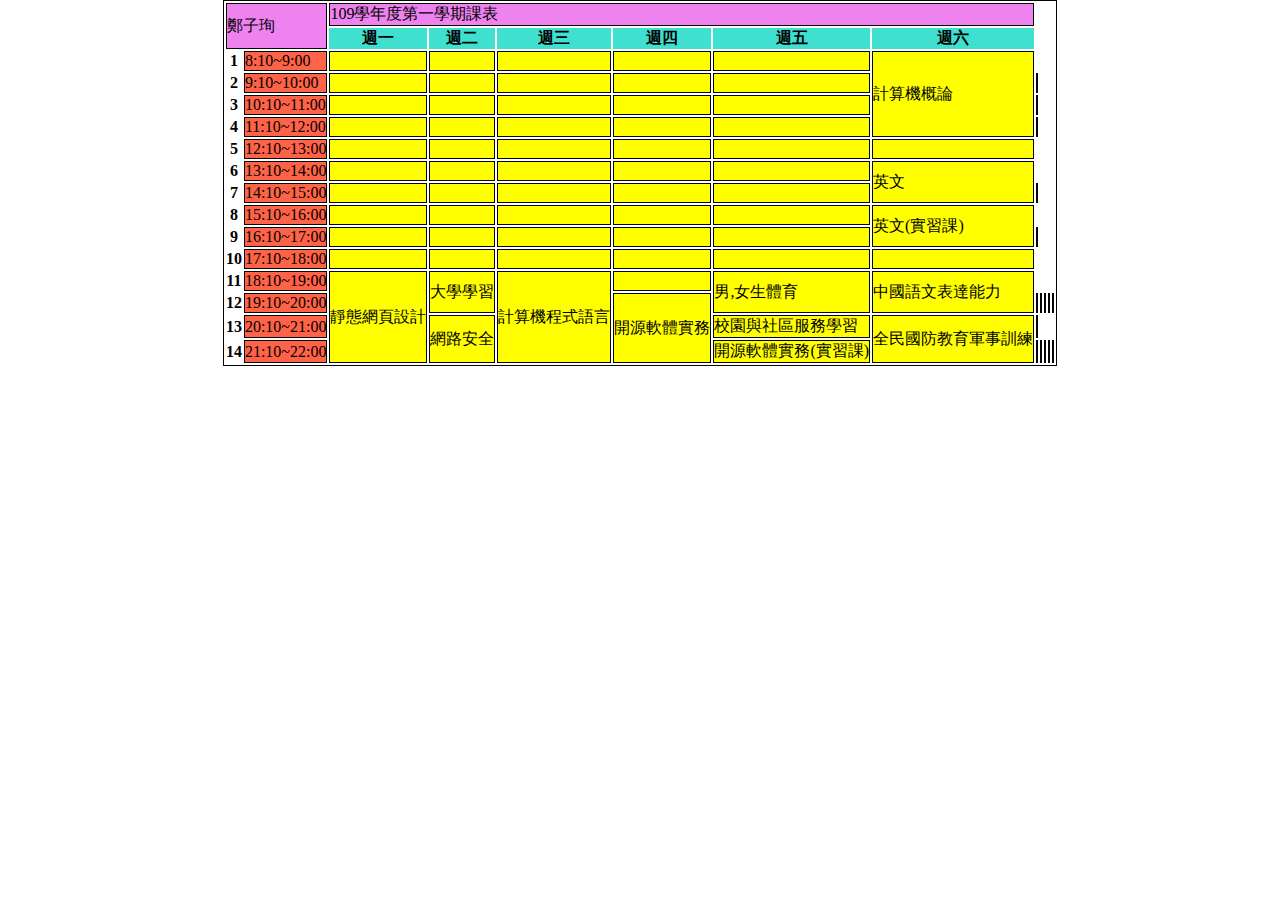
<file: project/myclass/myclass.html>
<!DOCTYPE html>
<html lang="en">
<head>
    <meta charset="UTF-8">
    <meta name="viewport" content="width=device-width, initial-scale=1.0">
    <link rel="stylesheet" href="myclass.css">
    <title>Document</title>
</head>
<body>
   <table>
       <tr class="name">
           <td rowspan="2" colspan="2">鄭子珣</td>
           <td colspan="6">109學年度第一學期課表</td>
       </tr>
    <tr class="week">
       <th>週一</th>
       <th>週二</th>
       <th>週三</th> 
       <th>週四</th>
       <th>週五</th>
       <th>週六</th>
    </tr>
    <tr class="1">
        <th>1</th>
        <td class="time">8:10~9:00</td>
        <td class="color"></td>
        <td class="color"></td>
        <td class="color"></td>
        <td class="color"></td>
        <td class="color"></td>
        <td class="color" rowspan="4">計算機概論</td>
    </tr>
    <tr class="2">
        <th>2</th>
        <td class="time">9:10~10:00</td>
        <td class="color"></td>
        <td class="color"></td>
        <td class="color"></td>
        <td class="color"></td>
        <td class="color"></td>
        <td class="color"></td>
    </tr>
    <tr class="3">
        <th>3</th>
        <td class="time">10:10~11:00</td>
        <td class="color"></td>
        <td class="color"></td>
        <td class="color"></td>
        <td class="color"></td>
        <td class="color"></td>
        <td class="color"></td>
    </tr>
    <tr class="4">
        <th>4</th>
        <td class="time">11:10~12:00</td>
        <td class="color"></td>
        <td class="color"></td>
        <td class="color"></td>
        <td class="color"></td>
        <td class="color"></td>
        <td class="color"></td>
    </tr>
    <tr class="5">
        <th>5</th>
        <td class="time">12:10~13:00</td>
        <td class="color"></td>
        <td class="color"></td>
        <td class="color"></td>
        <td class="color"></td>
        <td class="color"></td>
        <td class="color"></td>
    </tr>
    <tr class="6">
        <th>6</th>
        <td class="time">13:10~14:00</td>
        <td class="color"></td>
        <td class="color"></td>
        <td class="color"></td>
        <td class="color"></td>
        <td class="color"></td>
        <td class="color" rowspan="2">英文</td>
    </tr>
    <tr class="7">
        <th>7</th>
        <td class="time">14:10~15:00</td>
        <td class="color"></td>
        <td class="color"></td>
        <td class="color"></td>
        <td class="color"></td>
        <td class="color"></td>
        <td class="color"></td>
    </tr>
    <tr class="8">
        <th>8</th>
        <td class="time">15:10~16:00</td>
        <td class="color"></td>
        <td class="color"></td>
        <td class="color"></td>
        <td class="color"></td>
        <td class="color"></td>
        <td class="color" rowspan="2">英文(實習課)</td>
    </tr>
    <tr class="9">
        <th>9</th>
        <td class="time">16:10~17:00</td>
        <td class="color"></td>
        <td class="color"></td>
        <td class="color"></td>
        <td class="color"></td>
        <td class="color"></td>
        <td class="color"></td>
    </tr>
    <tr class="10">
        <th>10</th>
        <td class="time">17:10~18:00</td>
        <td class="color"></td>
        <td class="color"></td>
        <td class="color"></td>
        <td class="color"></td>
        <td class="color"></td>
        <td class="color"></td>
    </tr>
    <tr class="11">
        <th>11</th>
        <td class="time">18:10~19:00</td>
        <td class="color" rowspan="4">靜態網頁設計</td>
        <td class="color" rowspan="2">大學學習</td>
        <td class="color" rowspan="4">計算機程式語言</td>
        <td class="color"></td>
        <td class="color" rowspan="2">男,女生體育</td>
        <td class="color" rowspan="2">中國語文表達能力</td>

    </tr>
    <tr class="12">
        <th>12</th>
        <td class="time">19:10~20:00</td>
        <td class="color" rowspan="3">開源軟體實務</td>
        <td class="color"></td>
        <td class="color"></td>
        <td class="color"></td>
        <td class="color"></td>
        <td class="color"></td>
    </tr>
    <tr class="13">
        <th>13</th>
        <td class="time">20:10~21:00</td>
        <td class="color" rowspan="2">網路安全</td>
        <td class="color">校園與社區服務學習</td>
        <td class="color" rowspan="2">全民國防教育軍事訓練</td>
        <td class="color"></td>
       
    </tr>
    <tr class="14">
        <th>14</th>
        <td class="time">21:10~22:00</td>
        <td class="color">開源軟體實務(實習課)</td>
        <td class="color"></td>
        <td class="color"></td>
        <td class="color"></td>
        <td class="color"></td>
        <td class="color"></td>
    </tr>
   </table>
</body>
</html>
</file>
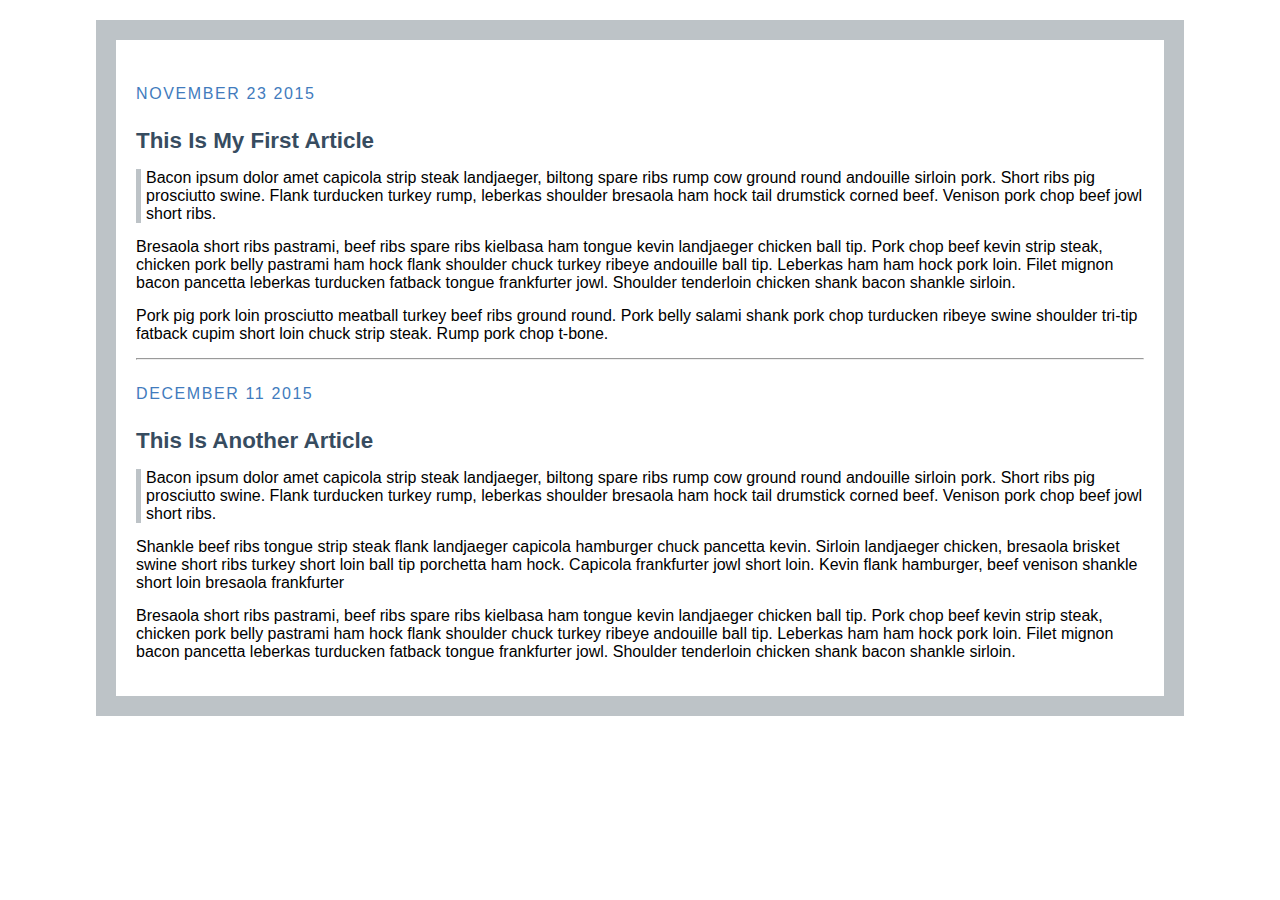
<file: project/week/w02-blog/blog.html>
<!DOCTYPE html>
<html>
  <head>
    <title>My Blog</title>
    <link rel="stylesheet" type="text/css" href="blog.css" />
  </head>
  <body>
    <link
      href="http://fonts.googleapis.com/css?family=Source+Sans+Pro:400,700,400italic|Source+Code+Pro:400,700"
      rel="stylesheet"
      type="text/css"
    />

    <div class="post">
      <div class="date">November 23 2015</div>
      <h2>This Is My First Article</h2>

      <p class="quote">
        Bacon ipsum dolor amet capicola strip steak landjaeger, biltong spare
        ribs rump cow ground round andouille sirloin pork. Short ribs pig
        prosciutto swine. Flank turducken turkey rump, leberkas shoulder
        bresaola ham hock tail drumstick corned beef. Venison pork chop beef
        jowl short ribs.
      </p>

      <p class="post-info">
        Bresaola short ribs pastrami, beef ribs spare ribs kielbasa ham tongue
        kevin landjaeger chicken ball tip. Pork chop beef kevin strip steak,
        chicken pork belly pastrami ham hock flank shoulder chuck turkey ribeye
        andouille ball tip. Leberkas ham ham hock pork loin. Filet mignon bacon
        pancetta leberkas turducken fatback tongue frankfurter jowl. Shoulder
        tenderloin chicken shank bacon shankle sirloin.
      </p>

      <p class="post-info">
        Pork pig pork loin prosciutto meatball turkey beef ribs ground round.
        Pork belly salami shank pork chop turducken ribeye swine shoulder
        tri-tip fatback cupim short loin chuck strip steak. Rump pork chop
        t-bone.
      </p>
    </div>

    <hr />

    <div class="post">
      <div class="date">December 11 2015</div>
      <h2>This Is Another Article</h2>

      <p class="quote">
        Bacon ipsum dolor amet capicola strip steak landjaeger, biltong spare
        ribs rump cow ground round andouille sirloin pork. Short ribs pig
        prosciutto swine. Flank turducken turkey rump, leberkas shoulder
        bresaola ham hock tail drumstick corned beef. Venison pork chop beef
        jowl short ribs.
      </p>

      <p class="post-info">
        Shankle beef ribs tongue strip steak flank landjaeger capicola hamburger
        chuck pancetta kevin. Sirloin landjaeger chicken, bresaola brisket swine
        short ribs turkey short loin ball tip porchetta ham hock. Capicola
        frankfurter jowl short loin. Kevin flank hamburger, beef venison shankle
        short loin bresaola frankfurter
      </p>

      <p class="post-info">
        Bresaola short ribs pastrami, beef ribs spare ribs kielbasa ham tongue
        kevin landjaeger chicken ball tip. Pork chop beef kevin strip steak,
        chicken pork belly pastrami ham hock flank shoulder chuck turkey ribeye
        andouille ball tip. Leberkas ham ham hock pork loin. Filet mignon bacon
        pancetta leberkas turducken fatback tongue frankfurter jowl. Shoulder
        tenderloin chicken shank bacon shankle sirloin.
      </p>
    </div>
  </body>
</html>
</file>
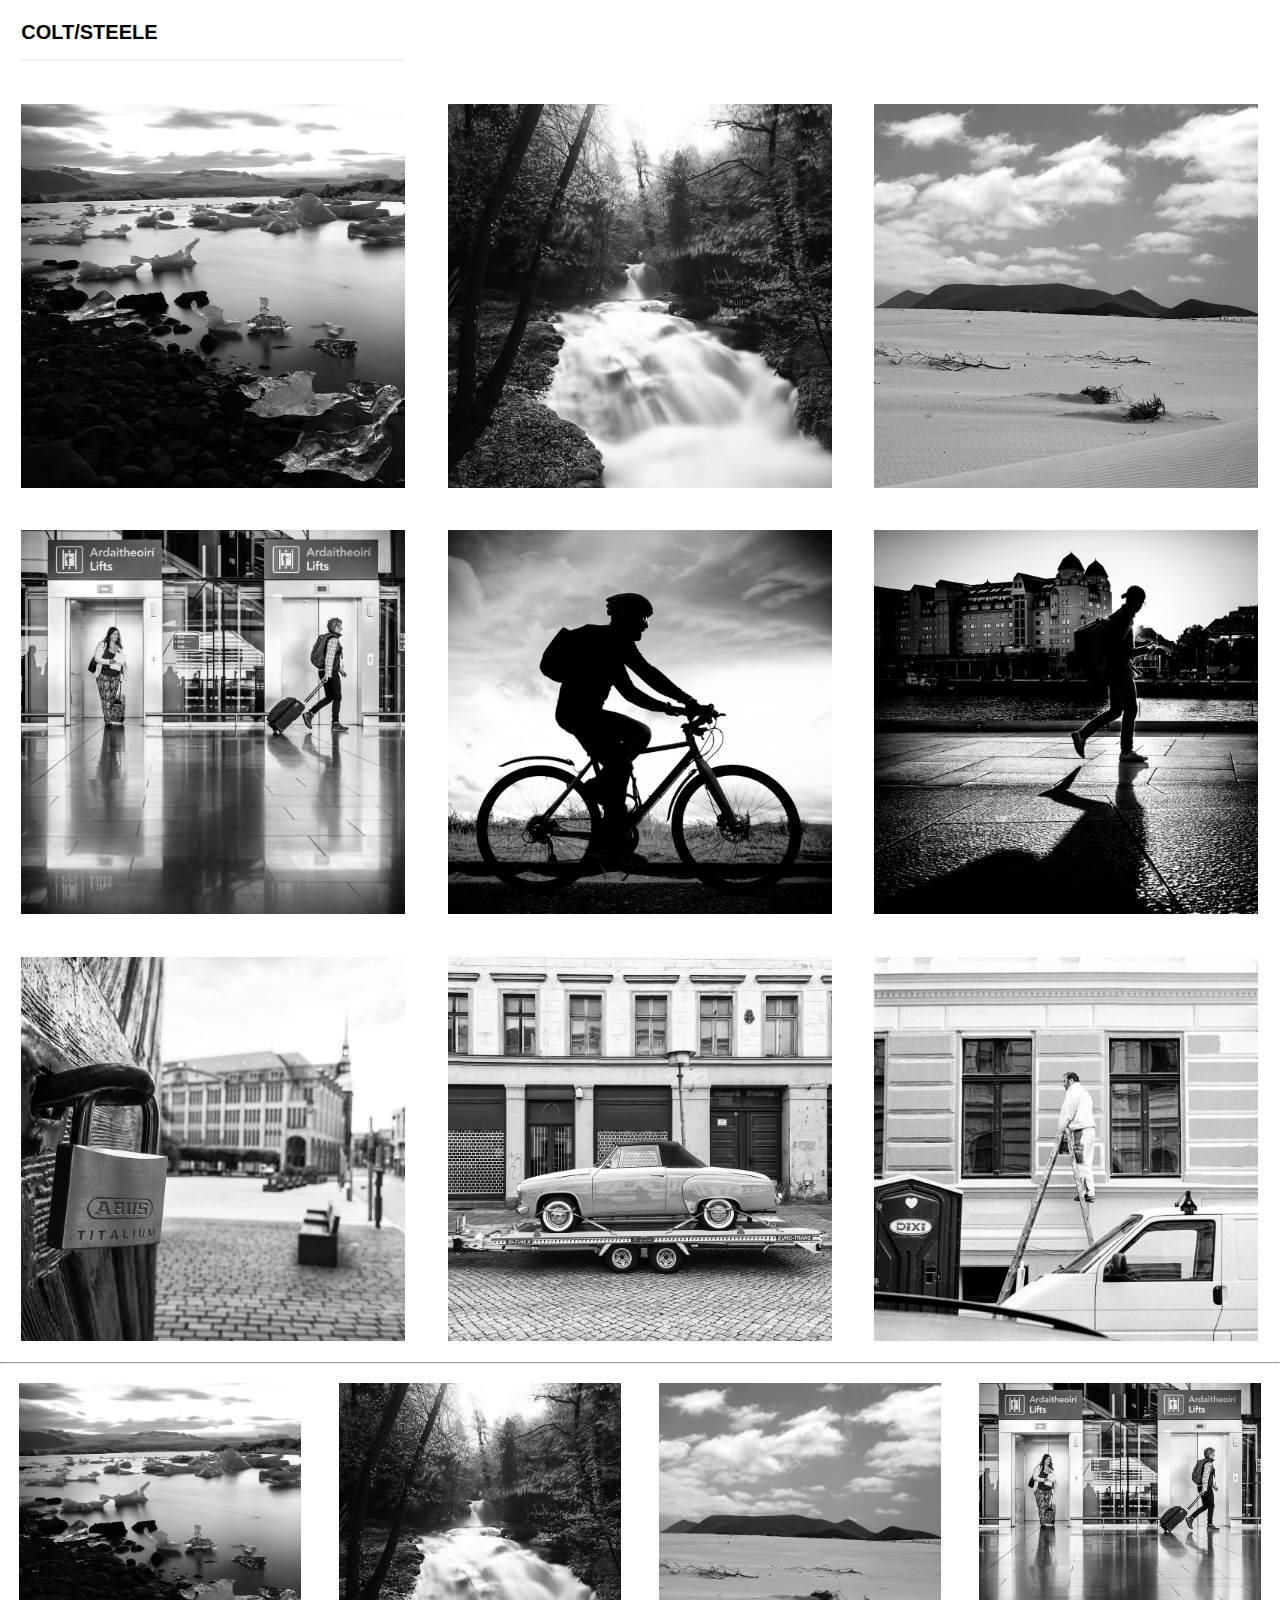
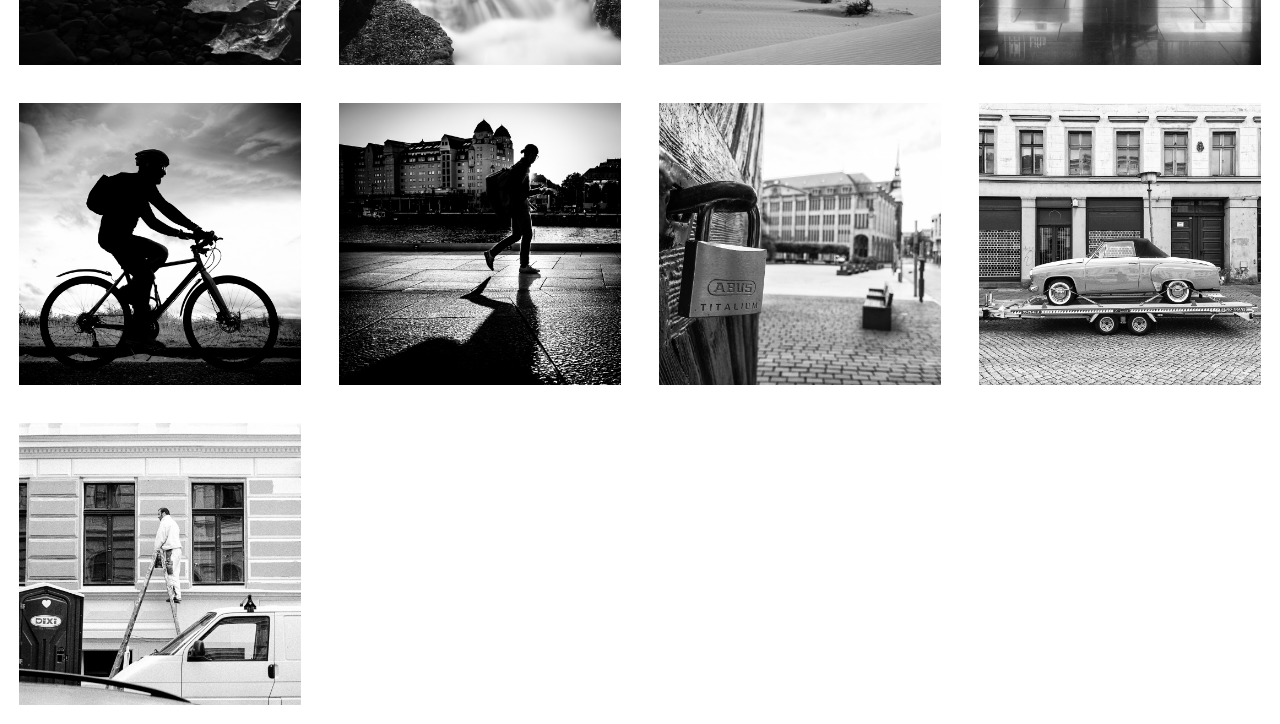
<file: project/week/w02-imgGallery/imgGallery.html>
<!DOCTYPE html>
<html lang="en">
  <head>
    <meta charset="UTF-8" />
    <meta name="viewport" content="width=device-width, initial-scale=1.0" />
    <title>Image Gallery</title>
    <link rel="stylesheet" href="./imgGallery.css" />
  </head>
  <body>
    <p>Colt/Steele</p>
    <div id="line3">
      <img src="./img/img1.jpg" alt="" />
      <img src="./img/img2.jpg" alt="" />
      <img src="./img/img3.jpg" alt="" />
      <img src="./img/img4.jpg" alt="" />
      <img src="./img/img5.jpg" alt="" />
      <img src="./img/img6.jpg" alt="" />
      <img src="./img/img7.jpg" alt="" />
      <img src="./img/img8.jpg" alt="" />
      <img src="./img/img9.jpg" alt="" />
    </div>
    <hr />
    <div id="line4">
      <img src="./img/img1.jpg" alt="" />
      <img src="./img/img2.jpg" alt="" />
      <img src="./img/img3.jpg" alt="" />
      <img src="./img/img4.jpg" alt="" />
      <img src="./img/img5.jpg" alt="" />
      <img src="./img/img6.jpg" alt="" />
      <img src="./img/img7.jpg" alt="" />
      <img src="./img/img8.jpg" alt="" />
      <img src="./img/img9.jpg" alt="" />
    </div>
  </body>
</html>
</file>
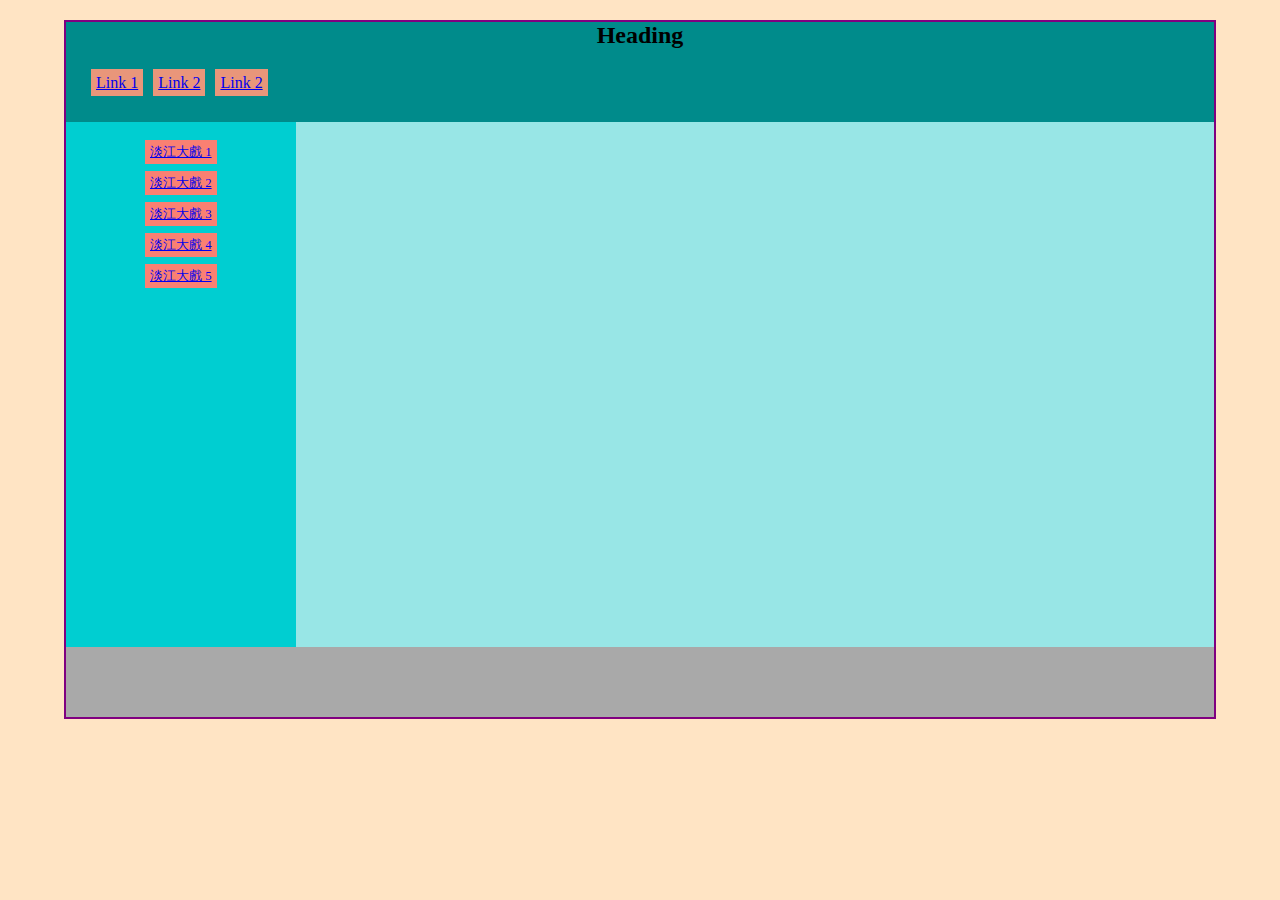
<file: project/week/w03-div-tku60/div_tku60.html>
<!DOCTYPE html>
<html lang="en">
  <head>
    <meta charset="UTF-8" />
    <meta name="viewport" content="width=device-width, initial-scale=1.0" />
    <title>Div Demo</title>
    <link rel="stylesheet" href="./div_tku60.css" />
  </head>
  <body>
    <div id="container">
      <div id="heading">
        <h2>Heading</h2>
        <ul>
          <li>
            <a href="#">Link 1</a>
          </li>
          <li>
            <a href="#">Link 2</a>
          </li>
          <li>
            <a href="#">Link 2</a>
          </li>
        </ul>
      </div>
      <div id="main">
        <aside>
          <ul>
            <li>
              <a href="#">淡江大戲 1</a>
            </li>
            <li>
              <a href="#">淡江大戲 2</a>
            </li>
            <li>
              <a href="#">淡江大戲 3</a>
            </li>
            <li>
              <a href="#">淡江大戲 4</a>
            </li>
            <li>
              <a href="#">淡江大戲 5</a>
            </li>
          </ul>
        </aside>
        <div id="section">
          <div class="video-responsive">
            <div id="player">
              <iframe
                width="560"
                height="315"
                src="https://www.youtube.com/embed/RechrtUxfQc"
                frameborder="0"
                allow="accelerometer; autoplay; clipboard-write; encrypted-media; gyroscope; picture-in-picture"
                allowfullscreen
              ></iframe>
            </div>
          </div>
        </div>
      </div>
      <div id="footer"></div>
    </div>
  </body>
</html>
</file>
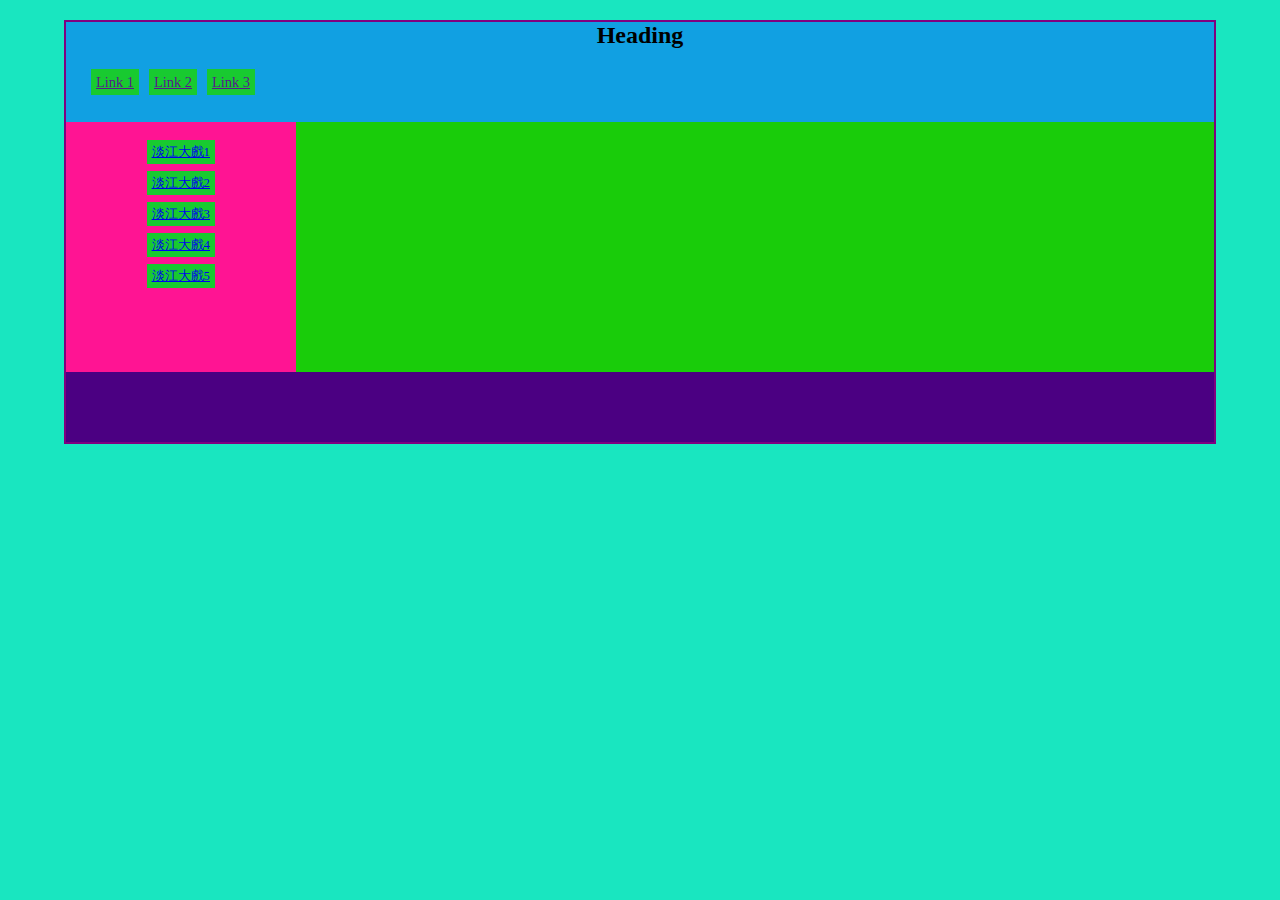
<file: project/week/w04/div2.html>
<!DOCTYPE html>
<html lang="en">
<head>
    <meta charset="UTF-8">
    <meta name="viewport" content="width=device-width, initial-scale=1.0">
    <title>Div Demo</title>
    <link rel="stylesheet" href="./div2.css">
</head>
<body>
    <div id="container">
     <div id="heading">
         <h2>Heading</h2>
         <ul>
             <li><a href="">Link 1</a></li>
             <li>
                 <a href="">Link 2</a>
             </li>
             <li>
                 <a href="">Link 3</a>
             </li>
         </ul>
     </div>
     <div id="main">
         <aside>
             <ul>
                 <li onclick="changeVideo(1)">
                     <a href="#">淡江大戲1</a>
                 </li>
                <li onclick="changeVideo(2)">
                    <a href="#">淡江大戲2</a>
                 </li>
                 <li onclick="changeVideo(3)">
                    <a href="#">淡江大戲3</a>
                 </li>
                 <li onclick="changeVideo(4)">
                    <a href="#">淡江大戲4</a>
                 </li>
                 <li onclick="changeVideo(5)">
                    <a href="#">淡江大戲5</a>
                 </li>
             </ul>
         </aside>
         <div id="section">
             <div class="video-responsive">
                 <div id="player">
                    <iframe width="560" 
                    height="315" 
                    src="https://www.youtube.com/embed/RechrtUxfQc" 
                    frameborder="0" 
                    allow="accelerometer; autoplay; clipboard-write; encrypted-media; gyroscope; picture-in-picture"
                     allowfullscreen></iframe>
                 </div>
             </div>            
         </div> 
        </div>
     <div id="footer"></div>
    </div>
    <script src="./div_tku.js"></script>
</body>
</html>
</file>
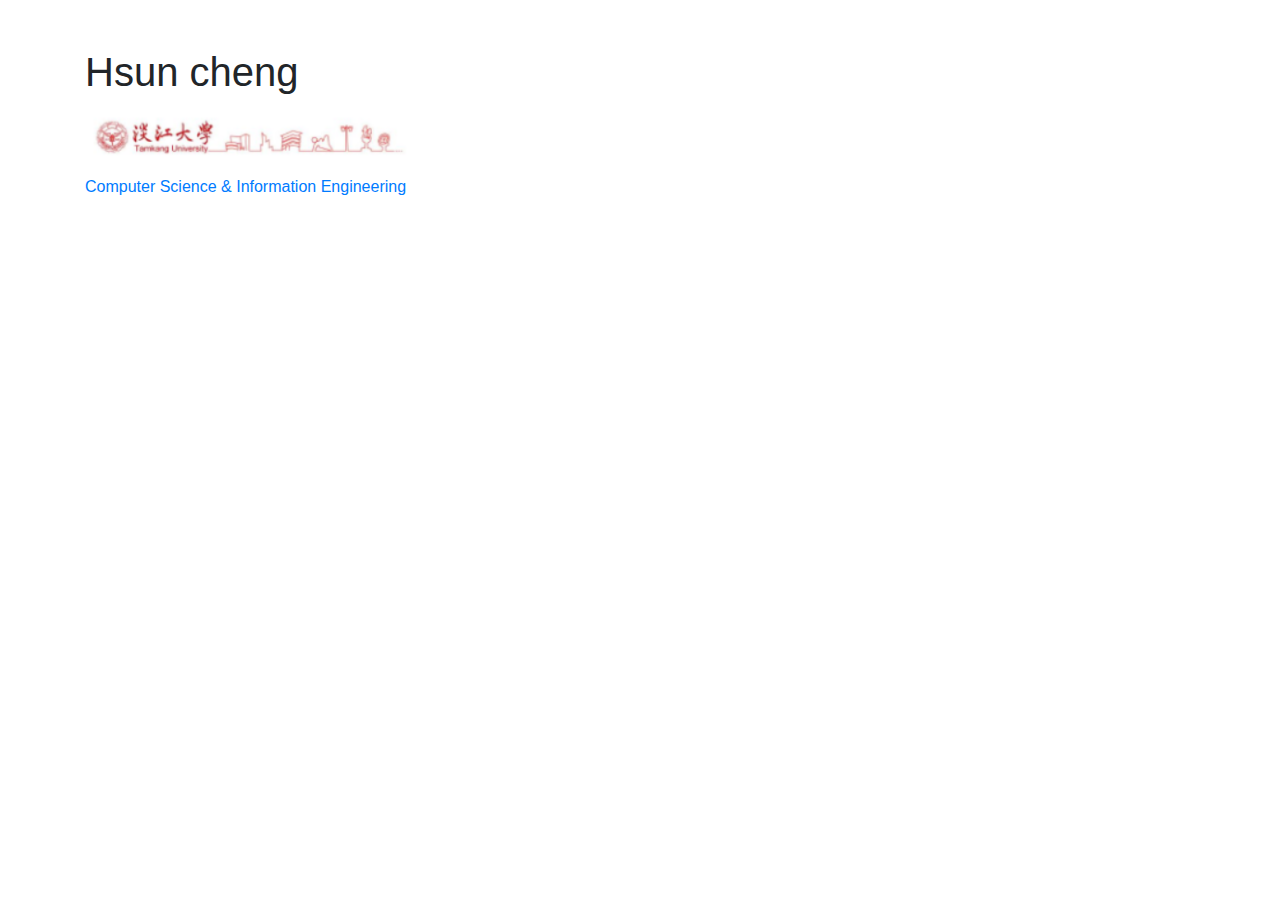
<file: project/week/w1/indexBS.html>
<!DOCTYPE html>
<html lang="en">
  <head>
    <meta charset="UTF-8" />
    <meta name="viewport" content="width=device-width, initial-scale=1.0" />
    <link rel="stylesheet" href="https://stackpath.bootstrapcdn.com/bootstrap/4.5.2/css/bootstrap.min.css" integrity="sha384-JcKb8q3iqJ61gNV9KGb8thSsNjpSL0n8PARn9HuZOnIxN0hoP+VmmDGMN5t9UJ0Z" crossorigin="anonymous">
    <title>Introduction</title>
    
  </head>
  <body>
    
    <div class="container">
      <div class="row mx-auto mt-5">
        <div class="col">
        </div>
      </div>
      <div>
        <h1>Hsun cheng</h1>
        <img src="./tku.PNG" width="350px" alt="" /><br />
        <a href="http://www.csie.tku.edu.tw/"
          >Computer Science & Information Engineering</a
        >
      </div>
    </div>
    <script src="https://code.jquery.com/jquery-3.5.1.slim.min.js" integrity="sha384-DfXdz2htPH0lsSSs5nCTpuj/zy4C+OGpamoFVy38MVBnE+IbbVYUew+OrCXaRkfj" crossorigin="anonymous"></script>
<script src="https://cdn.jsdelivr.net/npm/popper.js@1.16.1/dist/umd/popper.min.js" integrity="sha384-9/reFTGAW83EW2RDu2S0VKaIzap3H66lZH81PoYlFhbGU+6BZp6G7niu735Sk7lN" crossorigin="anonymous"></script>
<script src="https://stackpath.bootstrapcdn.com/bootstrap/4.5.2/js/bootstrap.min.js" integrity="sha384-B4gt1jrGC7Jh4AgTPSdUtOBvfO8shuf57BaghqFfPlYxofvL8/KUEfYiJOMMV+rV" crossorigin="anonymous"></script>
  </body>
</html>
</file>
<file: project/myclass/myclass.css>
*{
    padding: 0;
    margin: 0;
    box-sizing: border-box;
}

table {
    margin: auto;
    border:1px solid yellowgreen;
}

table ,tr,td{
    border:1px solid rgb(4, 5, 2);
}

.name
{
    background-color: violet;
}

.week{
    background-color: turquoise;
}

.time{
    background-color: tomato;
}
.color{
    background-color: yellow;
}
</file>
<file: project/week/w02-blog/blog.css>
* {
  padding: 0;
  margin: 0;
  box-sizing: border-box;
}

body {
  margin: 20px auto;
  padding: 20px;
  border: 20px solid #bdc3c7;
  width: 85%;
  font-family: Arial, Helvetica, sans-serif;
  font-size: 16px;
}

.date {
  text-transform: uppercase;
  letter-spacing: 0.1rem;
  color: #417bbd;
  padding: 25px 0;
}

h2 {
  font-size: 1.4rem;
  font-weight: bold;
  color: #374c60;
  padding-bottom: 15px;
}

.quote {
  border-left: 5px solid #bdc3c7;
  padding-left: 5px;
}

.post-info {
  margin-top: 15px;
}

.post {
  margin-bottom: 15px;
}
</file>
<file: project/week/w02-imgGallery/imgGallery.css>
* {
  padding: 0;
  margin: 0;
  box-sizing: border-box;
}

#line3,
#line4 {
  display: flex;
  flex-wrap: wrap;
}

#line3 img {
  width: 30%;
  margin: 1.66%;
}

#line4 img {
  width: 22%;
  margin: 1.5%;
}

p {
  text-transform: uppercase;
  font-family: Arial, Helvetica, sans-serif;
  font-size: 20px;
  font-weight: 600;
  border-bottom: 2px solid #f1f1f1;
  padding-bottom: 15px;
  width: 30%;
  margin: 1.66%;
}
</file>
<file: project/week/w03-div-tku60/div_tku60.css>
* {
  padding: 0;
  margin: 0;
  box-sizing: border-box;
}

body {
  background-color: bisque;
  font-size: 16px;
}

#container {
  width: 90%;
  border: 2px solid purple;
  margin: 20px auto;
}

#heading {
  width: 100%;
  height: 100px;
  background-color: darkcyan;
  text-align: center;
}

#heading ul {
  display: flex;
  margin-top: 25px;
  padding-left: 20px;
}

#heading li {
  list-style-type: none;
  padding: 0px 5px 10px 5px;
  font-size: 0.9 rem;
}

#heading ul a {
  background-color: darksalmon;
  padding: 5px;
}

#heading ul a:hover {
  background-color: crimson;
}

#main {
  display: flex;
  background-color: darkturquoise;
}

#main ul {
  display: flex;
  flex-direction: column;
  margin-top: 15px;
}

#main li {
  list-style-type: none;
  text-align: center;
  margin: 7px;
  font-size: 0.8rem;
}

#main ul a {
  background-color: salmon;
  padding: 5px;
}

#main ul a:hover {
  background-color: crimson;
}

aside {
  width: 20%;
  height: 100%;
  background-color: darkturquoise;
}

#section {
  width: 80%;
  height: 100%;
  background-color: rgb(152, 230, 230);
  padding: 10px;
}

#footer {
  width: 100%;
  height: 70px;
  background-color: darkgray;
}

.video-responsive {
  overflow: hidden;
  padding-bottom: 56.25%;
  position: relative;
  height: 0;
}

.video-responsive iframe {
  left: 0;
  top: 0;
  height: 100%;
  width: 100%;
  position: absolute;
}
</file>
<file: project/week/w04/div2.css>
*{
    padding: 0;
    margin: 0;
    box-sizing: border-box;
}

body{
    background-color: rgb(25, 230, 192);
    font-size: 16px;
}
#container {
    width: 90%;
    border:2px solid purple;
    margin:20px auto;
}

#heading {
    width: 100%;
    height: 100px;
    background-color: rgb(17, 160, 226);
    text-align: center;
}

#heading ul {
    display: flex;
    margin-top: 25px;
    padding-left: 20px;
}

#heading li {
    list-style-type: none;
    padding: 0px 5px 10px 5px;
    font-size: 0.9rem;
}

#heading ul a{
    background-color: rgb(24, 202, 48);
    padding: 5px;
}

#heading ul a:hover{
    background-color: brown;
}

#main {
    display: flex;
    background-color: rgba(25, 204, 8, 0.993);
    height: 250px;
}

#main ul{
    display: flex;
    flex-direction: column;
    margin-top: 15px;
}

#main li{
    list-style-type: none;
    text-align: center;
    margin: 7px;
    font-size: 0.8rem;
}

#main ul a{
    background-color: rgb(24, 202, 48);
    padding: 5px;
}

#main ul a:hover{
    background-color: brown;
}

aside {
    width: 20%;
    height: 100%;
    background-color: deeppink;
}

#section{
    width: 80%;
    height: 100%;
    background-color: rgba(39, 216, 4,);
    padding: 10px;
}

#footer {
    width: 100%;
    height: 70px;
    background-color: indigo;
}

.video-responsive{
    overflow:hidden;
    padding-bottom:56.25%;
    position:relative;
    height:0;
}
.video-responsive iframe{
    left:0;
    top:0;
    height:100%;
    width:100%;
    position:absolute;
}
</file>
